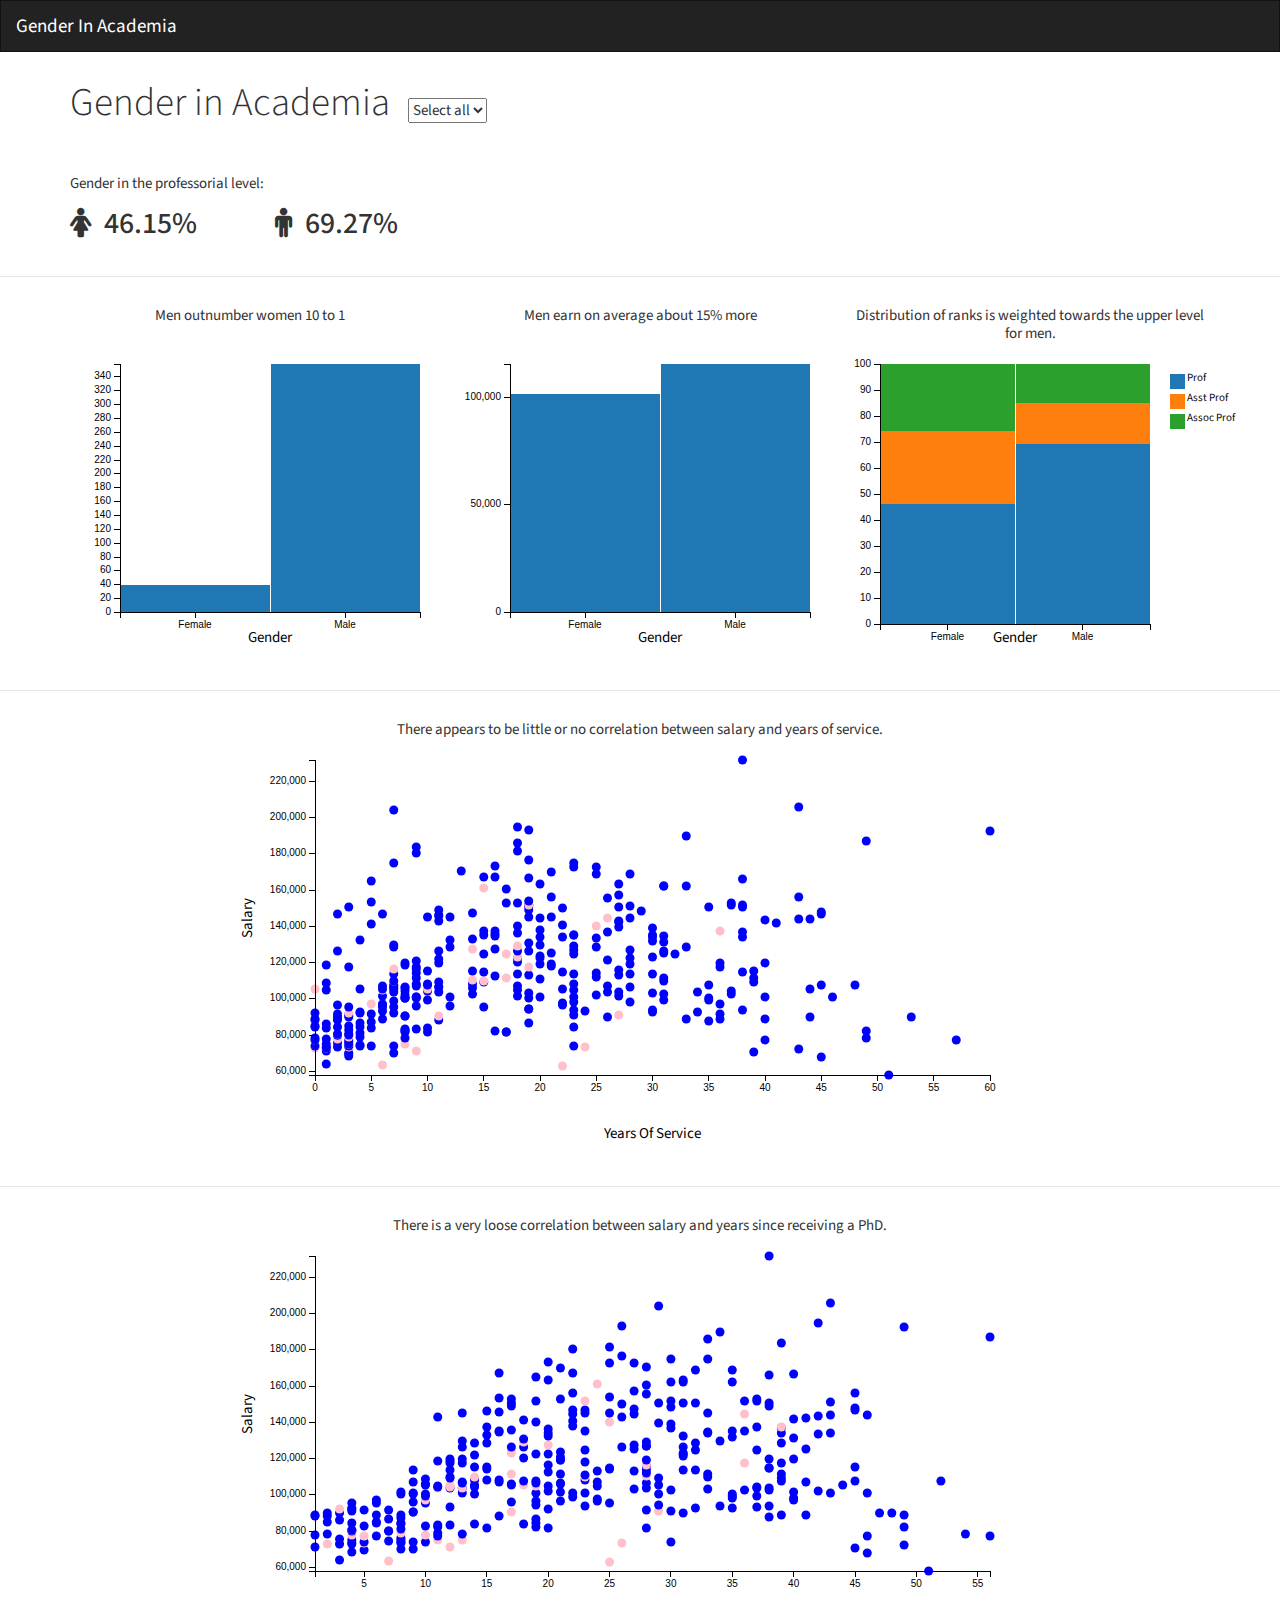
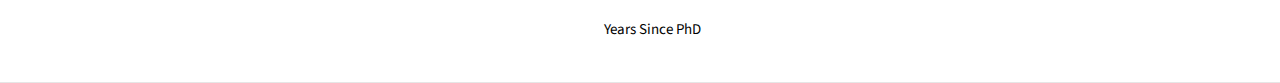
<file: index.html>
<!DOCTYPE html>
<html lang="en">

<head>
    <meta charset="UTF-8">
    <meta name="viewport" content="width=device-width, initial-scale=1.0">
    <meta http-equiv="X-UA-Compatible" content="ie=edge">
    <title>Gender In Academia</title>

    <link rel="stylesheet" href="static/css/bootstrap.min.css" type="text/css" />
    <link rel="stylesheet" href="static/css/dc.min.css" type="text/css" />
    <link rel="stylesheet" type="text/css" href="https://maxcdn.bootstrapcdn.com/font-awesome/4.7.0/css/font-awesome.min.css">
    <link rel="stylesheet" href="static/css/style.css" type="text/css" />


    <script type="text/javascript" src="static/js/d3.min.js"></script>
    <script type="text/javascript" src="static/js/crossfilter.min.js"></script>
    <script type="text/javascript" src="static/js/dc.min.js"></script>
    <script type="text/javascript" src="static/js/queue.min.js"></script>
    <script type="text/javascript" src="static/js/graph.js"></script>

</head>


<body>
    <nav class="navbar navbar-default">
        <div class="container-fluid">
            <div class="navbar-header">
                <a class="navbar-brand" href="#">Gender In Academia</a>
            </div>
        </div>
    </nav>

    <main>
        <section class="section">
            <div class="container">

                <div class="row">
                    <div class="col-xs-12 col-sm-12">
                        <h1 class="section-heading">Gender in Academia</h1>
                        <div id="discipline_selector"></div>
                    </div>
                </div>

                <div class="row">
                    <div class="col-xs-12 col-sm-12">
                        <p class="section-paragraph">Gender in the professorial level:</p>
                    </div>

                    <div class="col-xs-12 col-sm-6 col-lg-6">
                        <i class="fa fa-female fa-gender" aria-hidden="true"></i> <span class="number-box" id="percentage-of-women-professors"></span>
                        <i class="fa fa-male fa-gender" aria-hidden="true"></i> <span class="number-box" id="percentage-of-men-professors"></span>
                    </div>
                </div>
            </div>
        </section>


        <section class="section">
            <div class="container">

                <div class="row">
                    <div class="col-xs-12 col-sm-4 text-center">
                        <p class="section-paragraph">Men outnumber women 10 to 1</p>
                    </div>
                    <div class="col-xs-12 col-sm-4 text-center">
                        <p class="section-paragraph">Men earn on average about 15% more</p>
                    </div>
                    <div class="col-xs-12 col-sm-4 text-center">
                        <p class="section-paragraph">Distribution of ranks is weighted towards the upper level for men.</p>
                    </div>
                </div>

                <div class="row">
                    <div class="col-xs-12 col-sm-4 text-center" id="gender-balance" class="custom-chart"></div>
                    <div class="col-xs-12 col-sm-4 text-center" id="average_salary" class="custom-chart"></div>
                    <div class="col-xs-12 col-sm-4 text-center" id="rank_distribution" class="custom-chart"></div>
                </div>
            </div>
        </section>

        <section class="section">
            <div class="container">

                <div class="row">
                    <div class="col-xs-12 col-sm-12 text-center">
                        <p class="section-paragraph">There appears to be little or no correlation between salary and years of service.</p>
                    </div>

                    <div class="col-xs-12 col-sm-12 text-center" id="service-salary">

                    </div>
                </div>
            </div>
        </section>

        <section class="section">
            <div class="container">

                <div class="row">
                    <div class="col-xs-12 col-sm-12 text-center">
                        <p class="section-paragraph">There is a very loose correlation between salary and years since receiving a PhD.</p>
                    </div>

                    <div class="col-xs-12 col-sm-12 text-center" id="phd-salary"></div>
                </div>

            </div>
        </section>
    </main>
</body>

</html>
</file>
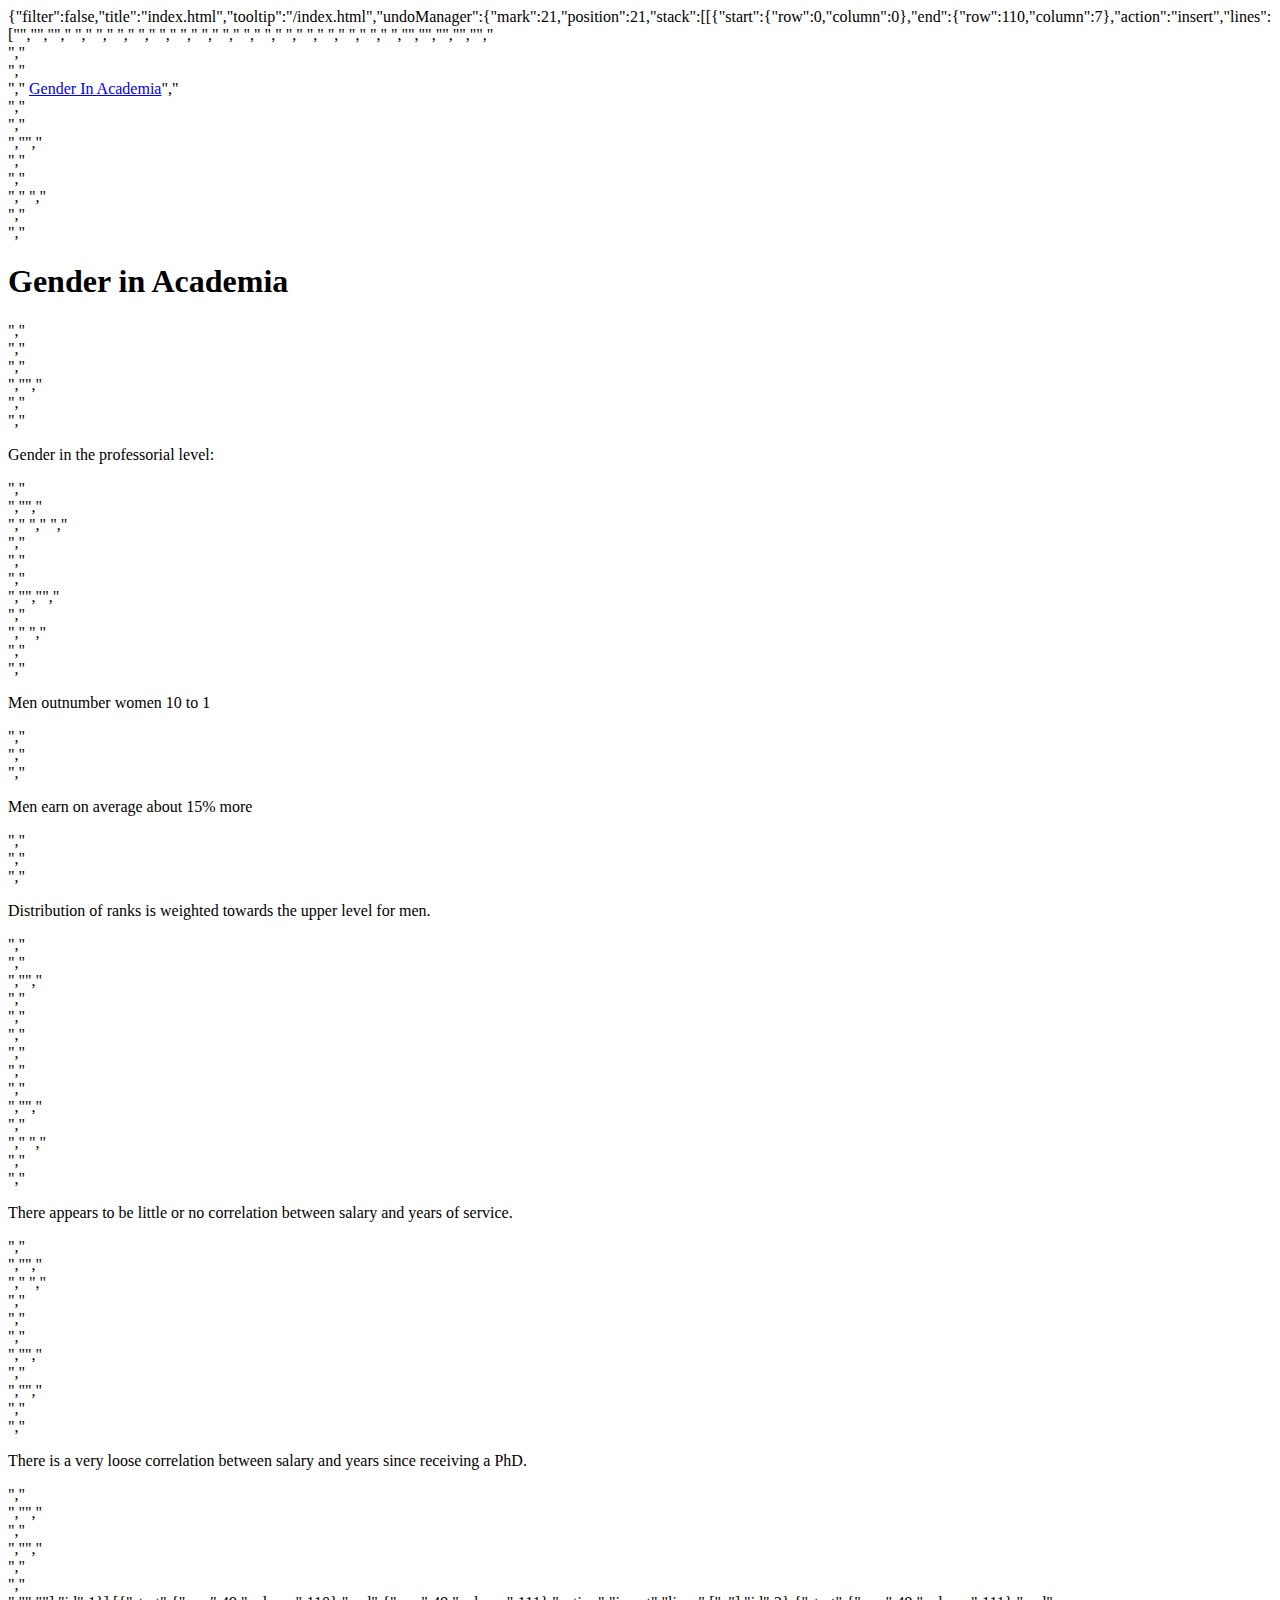
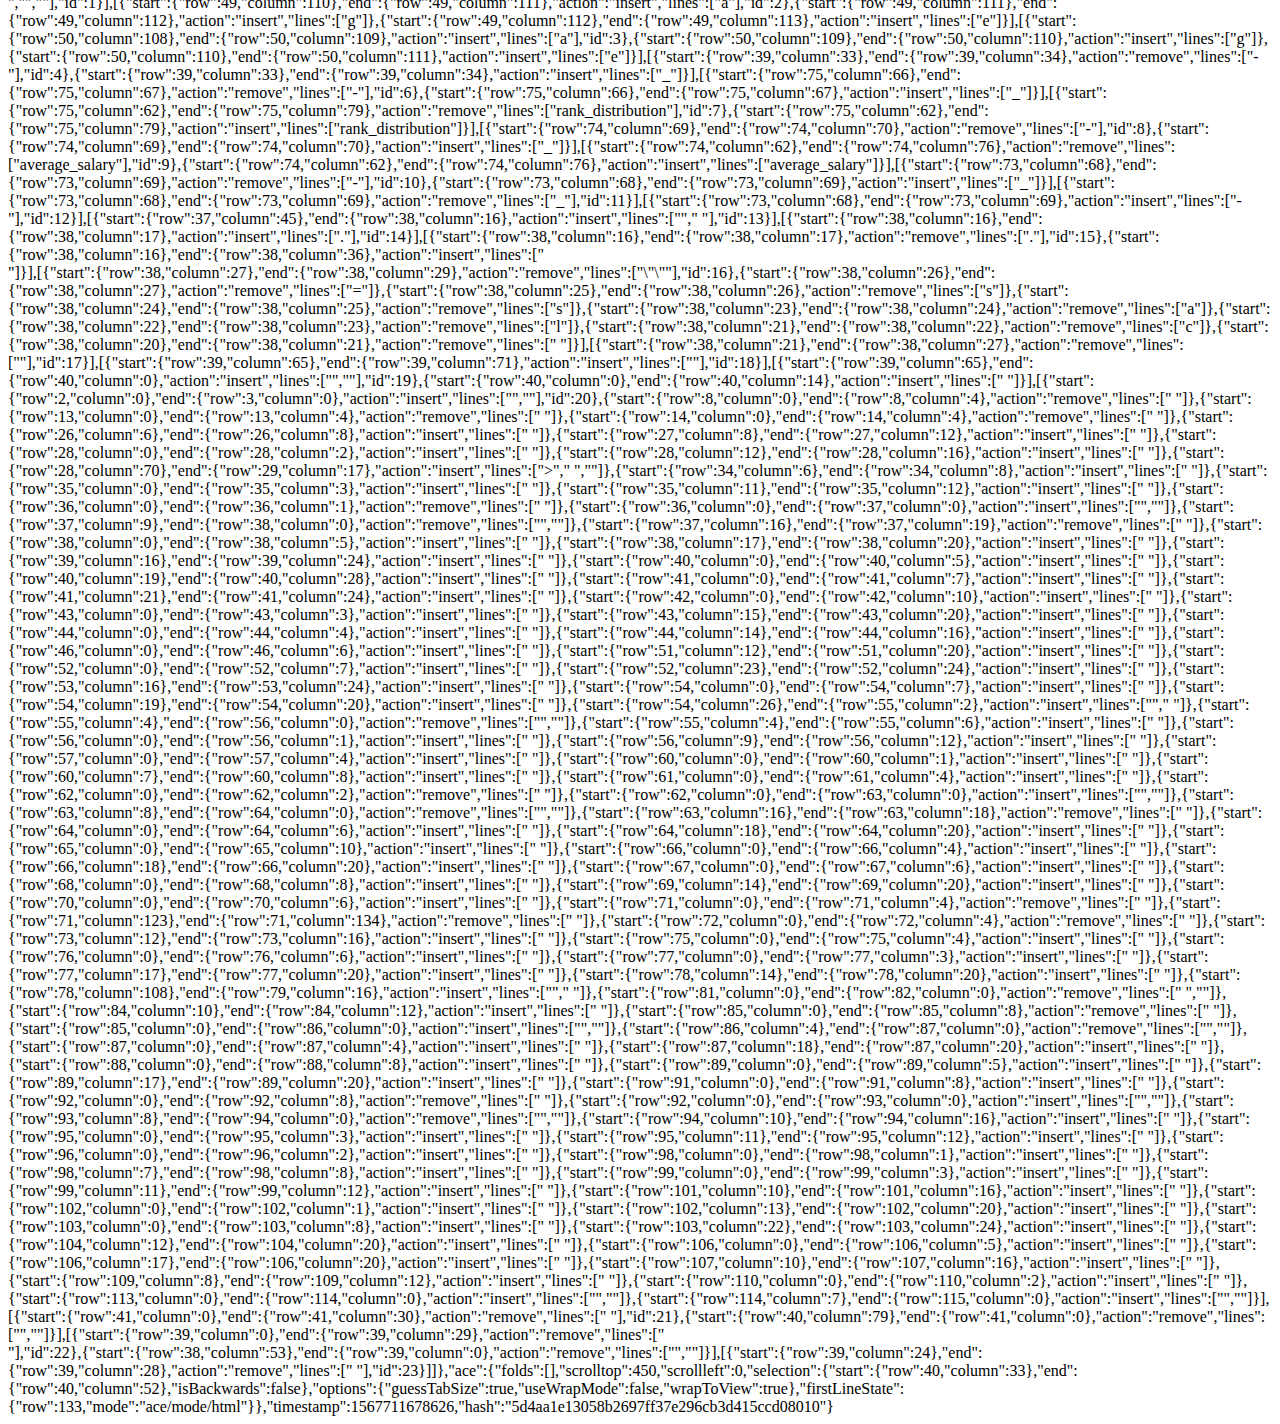
<file: .c9/metadata/environment/index.html>
{"filter":false,"title":"index.html","tooltip":"/index.html","undoManager":{"mark":21,"position":21,"stack":[[{"start":{"row":0,"column":0},"end":{"row":110,"column":7},"action":"insert","lines":["<!DOCTYPE html>","<html lang=\"en\">","<head>","    <meta charset=\"UTF-8\">","    <meta name=\"viewport\" content=\"width=device-width, initial-scale=1.0\">","    <meta http-equiv=\"X-UA-Compatible\" content=\"ie=edge\">","    <title>Gender In Academia</title>","    ","    <link rel=\"stylesheet\" href=\"static/css/bootstrap.min.css\" type=\"text/css\" />","    <link rel=\"stylesheet\" href=\"static/css/dc.min.css\" type=\"text/css\" />","    <link rel=\"stylesheet\" type=\"text/css\" href=\"https://maxcdn.bootstrapcdn.com/font-awesome/4.7.0/css/font-awesome.min.css\">","    <link rel=\"stylesheet\" href=\"static/css/style.css\" type=\"text/css\" />","    ","    ","    <script type=\"text/javascript\" src=\"static/js/d3.min.js\"></script>","    <script type=\"text/javascript\" src=\"static/js/crossfilter.min.js\"></script>","    <script type=\"text/javascript\" src=\"static/js/dc.min.js\"></script>","    <script type=\"text/javascript\" src=\"static/js/queue.min.js\"></script>","    <script type=\"text/javascript\" src=\"static/js/graph.js\"></script>","","</head>","","","<body>","    <nav class=\"navbar navbar-default\">","      <div class=\"container-fluid\">","        <div class=\"navbar-header\">","          <a class=\"navbar-brand\" href=\"#\">Gender In Academia</a>","        </div>","    </div>","    </nav>","","    <main>","      <section class=\"section\">","        <div class=\"container\">","          ","          <div class=\"row\">","            <div class=\"col-xs-12 col-sm-12\">","              <h1 class=\"section-heading\">Gender in Academia</h1>","              <div id=\"discipline-selector\"></div>","            </div>","          </div>","","          <div class=\"row\">","                    <div class=\"col-xs-12 col-sm-12\">","                        <p class=\"section-paragraph\">Gender in the professorial level:</p>","                    </div>","","            <div class=\"col-xs-12 col-sm-6 col-lg-6\">","                <i class=\"fa fa-female fa-gender\" aria-hidden=\"true\"></i> <span class=\"number-box\" id=\"percent-of-women-professors\"></span>","                <i class=\"fa fa-male fa-gender\" aria-hidden=\"true\"></i> <span class=\"number-box\" id=\"percent-of-men-professors\"></span>","            </div>  ","          </div>","        </div>","    </section>","","","      <section class=\"section\">","        <div class=\"container\">","          ","          <div class=\"row\">","            <div class=\"col-xs-12 col-sm-4 text-center\">","              <p class=\"section-paragraph\">Men outnumber women 10 to 1</p>","              </div>","              <div class=\"col-xs-12 col-sm-4 text-center\">","                <p class=\"section-paragraph\">Men earn on average about 15% more</p>","              </div>","              <div class=\"col-xs-12 col-sm-4 text-center\">","                            <p class=\"section-paragraph\">Distribution of ranks is weighted towards the upper level for men.</p>           ","                        </div>","            </div>","","            <div class=\"row\">","              <div class=\"col-xs-12 col-sm-4 text-center\" id=\"gender-balance\" class=\"custom-chart\"></div>","              <div class=\"col-xs-12 col-sm-4 text-center\" id=\"average-salary\" class=\"custom-chart\"></div>","              <div class=\"col-xs-12 col-sm-4 text-center\" id=\"rank-distribution\" class=\"custom-chart\"></div>","            </div>","          </div>","        </section>","","        <section class=\"section\">","          <div class=\"container\">","            ","            <div class=\"row\">","              <div class=\"col-xs-12 col-sm-12 text-center\">","                <p class=\"section-paragraph\">There appears to be little or no correlation between salary and years of service.</p>","            </div>","","            <div class=\"col-xs-12 col-sm-12 text-center\" id=\"service-salary\">","                ","            </div>","          </div>","        </div>","      </section>","","      <section class=\"section\">","        <div class=\"container\">","","          <div class=\"row\">","            <div class=\"col-xs-12 col-sm-12 text-center\">","              <p class=\"section-paragraph\">There is a very loose correlation between salary and years since receiving a PhD.</p>","            </div>","","            <div class=\"col-xs-12 col-sm-12 text-center\" id=\"phd-salary\"></div>","          </div>","","        </div>","      </section>","    </main>","</body>","</html>"],"id":1}],[{"start":{"row":49,"column":110},"end":{"row":49,"column":111},"action":"insert","lines":["a"],"id":2},{"start":{"row":49,"column":111},"end":{"row":49,"column":112},"action":"insert","lines":["g"]},{"start":{"row":49,"column":112},"end":{"row":49,"column":113},"action":"insert","lines":["e"]}],[{"start":{"row":50,"column":108},"end":{"row":50,"column":109},"action":"insert","lines":["a"],"id":3},{"start":{"row":50,"column":109},"end":{"row":50,"column":110},"action":"insert","lines":["g"]},{"start":{"row":50,"column":110},"end":{"row":50,"column":111},"action":"insert","lines":["e"]}],[{"start":{"row":39,"column":33},"end":{"row":39,"column":34},"action":"remove","lines":["-"],"id":4},{"start":{"row":39,"column":33},"end":{"row":39,"column":34},"action":"insert","lines":["_"]}],[{"start":{"row":75,"column":66},"end":{"row":75,"column":67},"action":"remove","lines":["-"],"id":6},{"start":{"row":75,"column":66},"end":{"row":75,"column":67},"action":"insert","lines":["_"]}],[{"start":{"row":75,"column":62},"end":{"row":75,"column":79},"action":"remove","lines":["rank_distribution"],"id":7},{"start":{"row":75,"column":62},"end":{"row":75,"column":79},"action":"insert","lines":["rank_distribution"]}],[{"start":{"row":74,"column":69},"end":{"row":74,"column":70},"action":"remove","lines":["-"],"id":8},{"start":{"row":74,"column":69},"end":{"row":74,"column":70},"action":"insert","lines":["_"]}],[{"start":{"row":74,"column":62},"end":{"row":74,"column":76},"action":"remove","lines":["average_salary"],"id":9},{"start":{"row":74,"column":62},"end":{"row":74,"column":76},"action":"insert","lines":["average_salary"]}],[{"start":{"row":73,"column":68},"end":{"row":73,"column":69},"action":"remove","lines":["-"],"id":10},{"start":{"row":73,"column":68},"end":{"row":73,"column":69},"action":"insert","lines":["_"]}],[{"start":{"row":73,"column":68},"end":{"row":73,"column":69},"action":"remove","lines":["_"],"id":11}],[{"start":{"row":73,"column":68},"end":{"row":73,"column":69},"action":"insert","lines":["-"],"id":12}],[{"start":{"row":37,"column":45},"end":{"row":38,"column":16},"action":"insert","lines":["","                "],"id":13}],[{"start":{"row":38,"column":16},"end":{"row":38,"column":17},"action":"insert","lines":["."],"id":14}],[{"start":{"row":38,"column":16},"end":{"row":38,"column":17},"action":"remove","lines":["."],"id":15},{"start":{"row":38,"column":16},"end":{"row":38,"column":36},"action":"insert","lines":["<div class=\"\"></div>"]}],[{"start":{"row":38,"column":27},"end":{"row":38,"column":29},"action":"remove","lines":["\"\""],"id":16},{"start":{"row":38,"column":26},"end":{"row":38,"column":27},"action":"remove","lines":["="]},{"start":{"row":38,"column":25},"end":{"row":38,"column":26},"action":"remove","lines":["s"]},{"start":{"row":38,"column":24},"end":{"row":38,"column":25},"action":"remove","lines":["s"]},{"start":{"row":38,"column":23},"end":{"row":38,"column":24},"action":"remove","lines":["a"]},{"start":{"row":38,"column":22},"end":{"row":38,"column":23},"action":"remove","lines":["l"]},{"start":{"row":38,"column":21},"end":{"row":38,"column":22},"action":"remove","lines":["c"]},{"start":{"row":38,"column":20},"end":{"row":38,"column":21},"action":"remove","lines":[" "]}],[{"start":{"row":38,"column":21},"end":{"row":38,"column":27},"action":"remove","lines":["</div>"],"id":17}],[{"start":{"row":39,"column":65},"end":{"row":39,"column":71},"action":"insert","lines":["</div>"],"id":18}],[{"start":{"row":39,"column":65},"end":{"row":40,"column":0},"action":"insert","lines":["",""],"id":19},{"start":{"row":40,"column":0},"end":{"row":40,"column":14},"action":"insert","lines":["              "]}],[{"start":{"row":2,"column":0},"end":{"row":3,"column":0},"action":"insert","lines":["",""],"id":20},{"start":{"row":8,"column":0},"end":{"row":8,"column":4},"action":"remove","lines":["    "]},{"start":{"row":13,"column":0},"end":{"row":13,"column":4},"action":"remove","lines":["    "]},{"start":{"row":14,"column":0},"end":{"row":14,"column":4},"action":"remove","lines":["    "]},{"start":{"row":26,"column":6},"end":{"row":26,"column":8},"action":"insert","lines":["  "]},{"start":{"row":27,"column":8},"end":{"row":27,"column":12},"action":"insert","lines":["    "]},{"start":{"row":28,"column":0},"end":{"row":28,"column":2},"action":"insert","lines":["  "]},{"start":{"row":28,"column":12},"end":{"row":28,"column":16},"action":"insert","lines":["    "]},{"start":{"row":28,"column":70},"end":{"row":29,"column":17},"action":"insert","lines":[">","            </div"]},{"start":{"row":31,"column":0},"end":{"row":32,"column":0},"action":"remove","lines":["    </div>",""]},{"start":{"row":34,"column":6},"end":{"row":34,"column":8},"action":"insert","lines":["  "]},{"start":{"row":35,"column":0},"end":{"row":35,"column":3},"action":"insert","lines":["   "]},{"start":{"row":35,"column":11},"end":{"row":35,"column":12},"action":"insert","lines":[" "]},{"start":{"row":36,"column":0},"end":{"row":36,"column":1},"action":"remove","lines":[" "]},{"start":{"row":36,"column":0},"end":{"row":37,"column":0},"action":"insert","lines":["",""]},{"start":{"row":37,"column":9},"end":{"row":38,"column":0},"action":"remove","lines":["",""]},{"start":{"row":37,"column":16},"end":{"row":37,"column":19},"action":"remove","lines":["   "]},{"start":{"row":38,"column":0},"end":{"row":38,"column":5},"action":"insert","lines":["     "]},{"start":{"row":38,"column":17},"end":{"row":38,"column":20},"action":"insert","lines":["   "]},{"start":{"row":39,"column":16},"end":{"row":39,"column":24},"action":"insert","lines":["        "]},{"start":{"row":40,"column":0},"end":{"row":40,"column":5},"action":"insert","lines":["     "]},{"start":{"row":40,"column":19},"end":{"row":40,"column":28},"action":"insert","lines":["         "]},{"start":{"row":41,"column":0},"end":{"row":41,"column":7},"action":"insert","lines":["       "]},{"start":{"row":41,"column":21},"end":{"row":41,"column":24},"action":"insert","lines":["   "]},{"start":{"row":42,"column":0},"end":{"row":42,"column":10},"action":"insert","lines":["          "]},{"start":{"row":43,"column":0},"end":{"row":43,"column":3},"action":"insert","lines":["   "]},{"start":{"row":43,"column":15},"end":{"row":43,"column":20},"action":"insert","lines":["     "]},{"start":{"row":44,"column":0},"end":{"row":44,"column":4},"action":"insert","lines":["    "]},{"start":{"row":44,"column":14},"end":{"row":44,"column":16},"action":"insert","lines":["  "]},{"start":{"row":46,"column":0},"end":{"row":46,"column":6},"action":"insert","lines":["      "]},{"start":{"row":51,"column":12},"end":{"row":51,"column":20},"action":"insert","lines":["        "]},{"start":{"row":52,"column":0},"end":{"row":52,"column":7},"action":"insert","lines":["       "]},{"start":{"row":52,"column":23},"end":{"row":52,"column":24},"action":"insert","lines":[" "]},{"start":{"row":53,"column":16},"end":{"row":53,"column":24},"action":"insert","lines":["        "]},{"start":{"row":54,"column":0},"end":{"row":54,"column":7},"action":"insert","lines":["       "]},{"start":{"row":54,"column":19},"end":{"row":54,"column":20},"action":"insert","lines":[" "]},{"start":{"row":54,"column":26},"end":{"row":55,"column":2},"action":"insert","lines":["","  "]},{"start":{"row":55,"column":4},"end":{"row":56,"column":0},"action":"remove","lines":["",""]},{"start":{"row":55,"column":4},"end":{"row":55,"column":6},"action":"insert","lines":["  "]},{"start":{"row":56,"column":0},"end":{"row":56,"column":1},"action":"insert","lines":[" "]},{"start":{"row":56,"column":9},"end":{"row":56,"column":12},"action":"insert","lines":["   "]},{"start":{"row":57,"column":0},"end":{"row":57,"column":4},"action":"insert","lines":["    "]},{"start":{"row":60,"column":0},"end":{"row":60,"column":1},"action":"insert","lines":[" "]},{"start":{"row":60,"column":7},"end":{"row":60,"column":8},"action":"insert","lines":[" "]},{"start":{"row":61,"column":0},"end":{"row":61,"column":4},"action":"insert","lines":["    "]},{"start":{"row":62,"column":0},"end":{"row":62,"column":2},"action":"remove","lines":["  "]},{"start":{"row":62,"column":0},"end":{"row":63,"column":0},"action":"insert","lines":["",""]},{"start":{"row":63,"column":8},"end":{"row":64,"column":0},"action":"remove","lines":["",""]},{"start":{"row":63,"column":16},"end":{"row":63,"column":18},"action":"remove","lines":["  "]},{"start":{"row":64,"column":0},"end":{"row":64,"column":6},"action":"insert","lines":["      "]},{"start":{"row":64,"column":18},"end":{"row":64,"column":20},"action":"insert","lines":["  "]},{"start":{"row":65,"column":0},"end":{"row":65,"column":10},"action":"insert","lines":["          "]},{"start":{"row":66,"column":0},"end":{"row":66,"column":4},"action":"insert","lines":["    "]},{"start":{"row":66,"column":18},"end":{"row":66,"column":20},"action":"insert","lines":["  "]},{"start":{"row":67,"column":0},"end":{"row":67,"column":6},"action":"insert","lines":["      "]},{"start":{"row":68,"column":0},"end":{"row":68,"column":8},"action":"insert","lines":["        "]},{"start":{"row":69,"column":14},"end":{"row":69,"column":20},"action":"insert","lines":["      "]},{"start":{"row":70,"column":0},"end":{"row":70,"column":6},"action":"insert","lines":["      "]},{"start":{"row":71,"column":0},"end":{"row":71,"column":4},"action":"remove","lines":["    "]},{"start":{"row":71,"column":123},"end":{"row":71,"column":134},"action":"remove","lines":["           "]},{"start":{"row":72,"column":0},"end":{"row":72,"column":4},"action":"remove","lines":["    "]},{"start":{"row":73,"column":12},"end":{"row":73,"column":16},"action":"insert","lines":["    "]},{"start":{"row":75,"column":0},"end":{"row":75,"column":4},"action":"insert","lines":["    "]},{"start":{"row":76,"column":0},"end":{"row":76,"column":6},"action":"insert","lines":["      "]},{"start":{"row":77,"column":0},"end":{"row":77,"column":3},"action":"insert","lines":["   "]},{"start":{"row":77,"column":17},"end":{"row":77,"column":20},"action":"insert","lines":["   "]},{"start":{"row":78,"column":14},"end":{"row":78,"column":20},"action":"insert","lines":["      "]},{"start":{"row":78,"column":108},"end":{"row":79,"column":16},"action":"insert","lines":["</div>","                "]},{"start":{"row":81,"column":0},"end":{"row":82,"column":0},"action":"remove","lines":["          </div>",""]},{"start":{"row":84,"column":10},"end":{"row":84,"column":12},"action":"insert","lines":["  "]},{"start":{"row":85,"column":0},"end":{"row":85,"column":8},"action":"remove","lines":["        "]},{"start":{"row":85,"column":0},"end":{"row":86,"column":0},"action":"insert","lines":["",""]},{"start":{"row":86,"column":4},"end":{"row":87,"column":0},"action":"remove","lines":["",""]},{"start":{"row":87,"column":0},"end":{"row":87,"column":4},"action":"insert","lines":["    "]},{"start":{"row":87,"column":18},"end":{"row":87,"column":20},"action":"insert","lines":["  "]},{"start":{"row":88,"column":0},"end":{"row":88,"column":8},"action":"insert","lines":["        "]},{"start":{"row":89,"column":0},"end":{"row":89,"column":5},"action":"insert","lines":["     "]},{"start":{"row":89,"column":17},"end":{"row":89,"column":20},"action":"insert","lines":["   "]},{"start":{"row":91,"column":0},"end":{"row":91,"column":8},"action":"insert","lines":["        "]},{"start":{"row":92,"column":0},"end":{"row":92,"column":8},"action":"remove","lines":["        "]},{"start":{"row":92,"column":0},"end":{"row":93,"column":0},"action":"insert","lines":["",""]},{"start":{"row":93,"column":8},"end":{"row":94,"column":0},"action":"remove","lines":["",""]},{"start":{"row":94,"column":10},"end":{"row":94,"column":16},"action":"insert","lines":["      "]},{"start":{"row":95,"column":0},"end":{"row":95,"column":3},"action":"insert","lines":["   "]},{"start":{"row":95,"column":11},"end":{"row":95,"column":12},"action":"insert","lines":[" "]},{"start":{"row":96,"column":0},"end":{"row":96,"column":2},"action":"insert","lines":["  "]},{"start":{"row":98,"column":0},"end":{"row":98,"column":1},"action":"insert","lines":[" "]},{"start":{"row":98,"column":7},"end":{"row":98,"column":8},"action":"insert","lines":[" "]},{"start":{"row":99,"column":0},"end":{"row":99,"column":3},"action":"insert","lines":["   "]},{"start":{"row":99,"column":11},"end":{"row":99,"column":12},"action":"insert","lines":[" "]},{"start":{"row":101,"column":10},"end":{"row":101,"column":16},"action":"insert","lines":["      "]},{"start":{"row":102,"column":0},"end":{"row":102,"column":1},"action":"insert","lines":[" "]},{"start":{"row":102,"column":13},"end":{"row":102,"column":20},"action":"insert","lines":["       "]},{"start":{"row":103,"column":0},"end":{"row":103,"column":8},"action":"insert","lines":["        "]},{"start":{"row":103,"column":22},"end":{"row":103,"column":24},"action":"insert","lines":["  "]},{"start":{"row":104,"column":12},"end":{"row":104,"column":20},"action":"insert","lines":["        "]},{"start":{"row":106,"column":0},"end":{"row":106,"column":5},"action":"insert","lines":["     "]},{"start":{"row":106,"column":17},"end":{"row":106,"column":20},"action":"insert","lines":["   "]},{"start":{"row":107,"column":10},"end":{"row":107,"column":16},"action":"insert","lines":["      "]},{"start":{"row":109,"column":8},"end":{"row":109,"column":12},"action":"insert","lines":["    "]},{"start":{"row":110,"column":0},"end":{"row":110,"column":2},"action":"insert","lines":["  "]},{"start":{"row":113,"column":0},"end":{"row":114,"column":0},"action":"insert","lines":["",""]},{"start":{"row":114,"column":7},"end":{"row":115,"column":0},"action":"insert","lines":["",""]}],[{"start":{"row":41,"column":0},"end":{"row":41,"column":30},"action":"remove","lines":["                        </div>"],"id":21},{"start":{"row":40,"column":79},"end":{"row":41,"column":0},"action":"remove","lines":["",""]}],[{"start":{"row":39,"column":0},"end":{"row":39,"column":29},"action":"remove","lines":["                        <div>"],"id":22},{"start":{"row":38,"column":53},"end":{"row":39,"column":0},"action":"remove","lines":["",""]}],[{"start":{"row":39,"column":24},"end":{"row":39,"column":28},"action":"remove","lines":["    "],"id":23}]]},"ace":{"folds":[],"scrolltop":450,"scrollleft":0,"selection":{"start":{"row":40,"column":33},"end":{"row":40,"column":52},"isBackwards":false},"options":{"guessTabSize":true,"useWrapMode":false,"wrapToView":true},"firstLineState":{"row":133,"mode":"ace/mode/html"}},"timestamp":1567711678626,"hash":"5d4aa1e13058b2697ff37e296cb3d415ccd08010"}
</file>
<file: static/css/style.css>
.navbar-default {
	background-image: none;
	margin-bottom: 0;
}

.section-heading, #discipline_selector {
	display: inline-block;	
	float: none;
	margin: 0;
}

.section-heading {
	margin-bottom: 50px;
}

#discipline_selector {
	margin-left: 15px;
}

.number-box {
	margin-right: 75px;
}

.number-box, .fa.fa-gender {
    font-size: 30px;
    font-weight: 500;
}

.fa-gender {
	margin-right: 10px;
}

.custom-chart {
	margin-bottom: 40px;
}

.section {
	border-bottom: 1px solid #e6e6e6;
	padding: 30px 0;
}

.section-paragraph {
	line-height: 1.2;
}
</file>
<file: static/css/dc.min.css>
.dc-chart .box text,.dc-chart g.axis text{-webkit-touch-callout:none;-khtml-user-select:none;pointer-events:none}.dc-chart path.dc-symbol,.dc-legend g.dc-legend-item.fadeout{fill-opacity:.5;stroke-opacity:.5}div.dc-chart{float:left}.dc-chart rect.bar{stroke:none;cursor:pointer}.dc-chart rect.bar:hover{fill-opacity:.5}.dc-chart rect.deselected{stroke:none;fill:#ccc}.dc-chart .pie-slice{fill:#fff;font-size:12px;cursor:pointer}.dc-chart .pie-slice.external{fill:#000}.dc-chart .pie-slice :hover,.dc-chart .pie-slice.highlight{fill-opacity:.8}.dc-chart .pie-path{fill:none;stroke-width:2px;stroke:#000;opacity:.4}.dc-chart .selected circle,.dc-chart .selected path{stroke-width:3;stroke:#ccc;fill-opacity:1}.dc-chart .deselected circle,.dc-chart .deselected path{stroke:none;fill-opacity:.5;fill:#ccc}.dc-chart .axis line,.dc-chart .axis path{fill:none;stroke:#000;shape-rendering:crispEdges}.dc-chart .axis text{font:10px sans-serif}.dc-chart .axis .grid-line,.dc-chart .axis .grid-line line,.dc-chart .grid-line,.dc-chart .grid-line line{fill:none;stroke:#ccc;opacity:.5;shape-rendering:crispEdges}.dc-chart .brush rect.background{z-index:-999}.dc-chart .brush rect.extent{fill:#4682b4;fill-opacity:.125}.dc-chart .brush .resize path{fill:#eee;stroke:#666}.dc-chart path.line{fill:none;stroke-width:1.5px}.dc-chart path.area{fill-opacity:.3;stroke:none}.dc-chart path.highlight{stroke-width:3;fill-opacity:1;stroke-opacity:1}.dc-chart g.state{cursor:pointer}.dc-chart g.state :hover{fill-opacity:.8}.dc-chart g.state path{stroke:#fff}.dc-chart g.deselected path{fill:grey}.dc-chart g.deselected text{display:none}.dc-chart g.row rect{fill-opacity:.8;cursor:pointer}.dc-chart g.row rect:hover{fill-opacity:.6}.dc-chart g.row text{fill:#fff;font-size:12px;cursor:pointer}.dc-chart g.dc-tooltip path{fill:none;stroke:grey;stroke-opacity:.8}.dc-chart g.county path{stroke:#fff;fill:none}.dc-chart g.debug rect{fill:#00f;fill-opacity:.2}.dc-chart g.axis text{-webkit-user-select:none;-moz-user-select:none;-ms-user-select:none;user-select:none}.dc-chart .node{font-size:.7em;cursor:pointer}.dc-chart .node :hover{fill-opacity:.8}.dc-chart .bubble{stroke:none;fill-opacity:.6}.dc-chart .highlight{fill-opacity:1;stroke-opacity:1}.dc-chart .fadeout{fill-opacity:.2;stroke-opacity:.2}.dc-chart .box text{font:10px sans-serif;-webkit-user-select:none;-moz-user-select:none;-ms-user-select:none;user-select:none}.dc-chart .box circle,.dc-chart .box line{fill:#fff}.dc-chart .box circle,.dc-chart .box line,.dc-chart .box rect{stroke:#000;stroke-width:1.5px}.dc-chart .box .center{stroke-dasharray:3,3}.dc-chart .box .outlier{fill:none;stroke:#ccc}.dc-chart .symbol,.dc-chart circle.dot{stroke:none}.dc-chart .box.deselected{opacity:.5}.dc-chart .box.deselected .box{fill:#ccc}.dc-chart .heatmap .box-group.deselected rect{stroke:none;fill-opacity:.5;fill:#ccc}.dc-chart .heatmap g.axis text{pointer-events:all;cursor:pointer}.dc-chart .empty-chart .pie-slice{cursor:default}.dc-chart .empty-chart .pie-slice path{fill:#fee;cursor:default}.dc-data-count{float:right;margin-top:15px;margin-right:15px}.dc-data-count .filter-count,.dc-data-count .total-count{color:#3182bd;font-weight:700}.dc-legend{font-size:11px}.dc-legend .dc-legend-item{cursor:pointer}.dc-hard .number-display{float:none}
</file>
